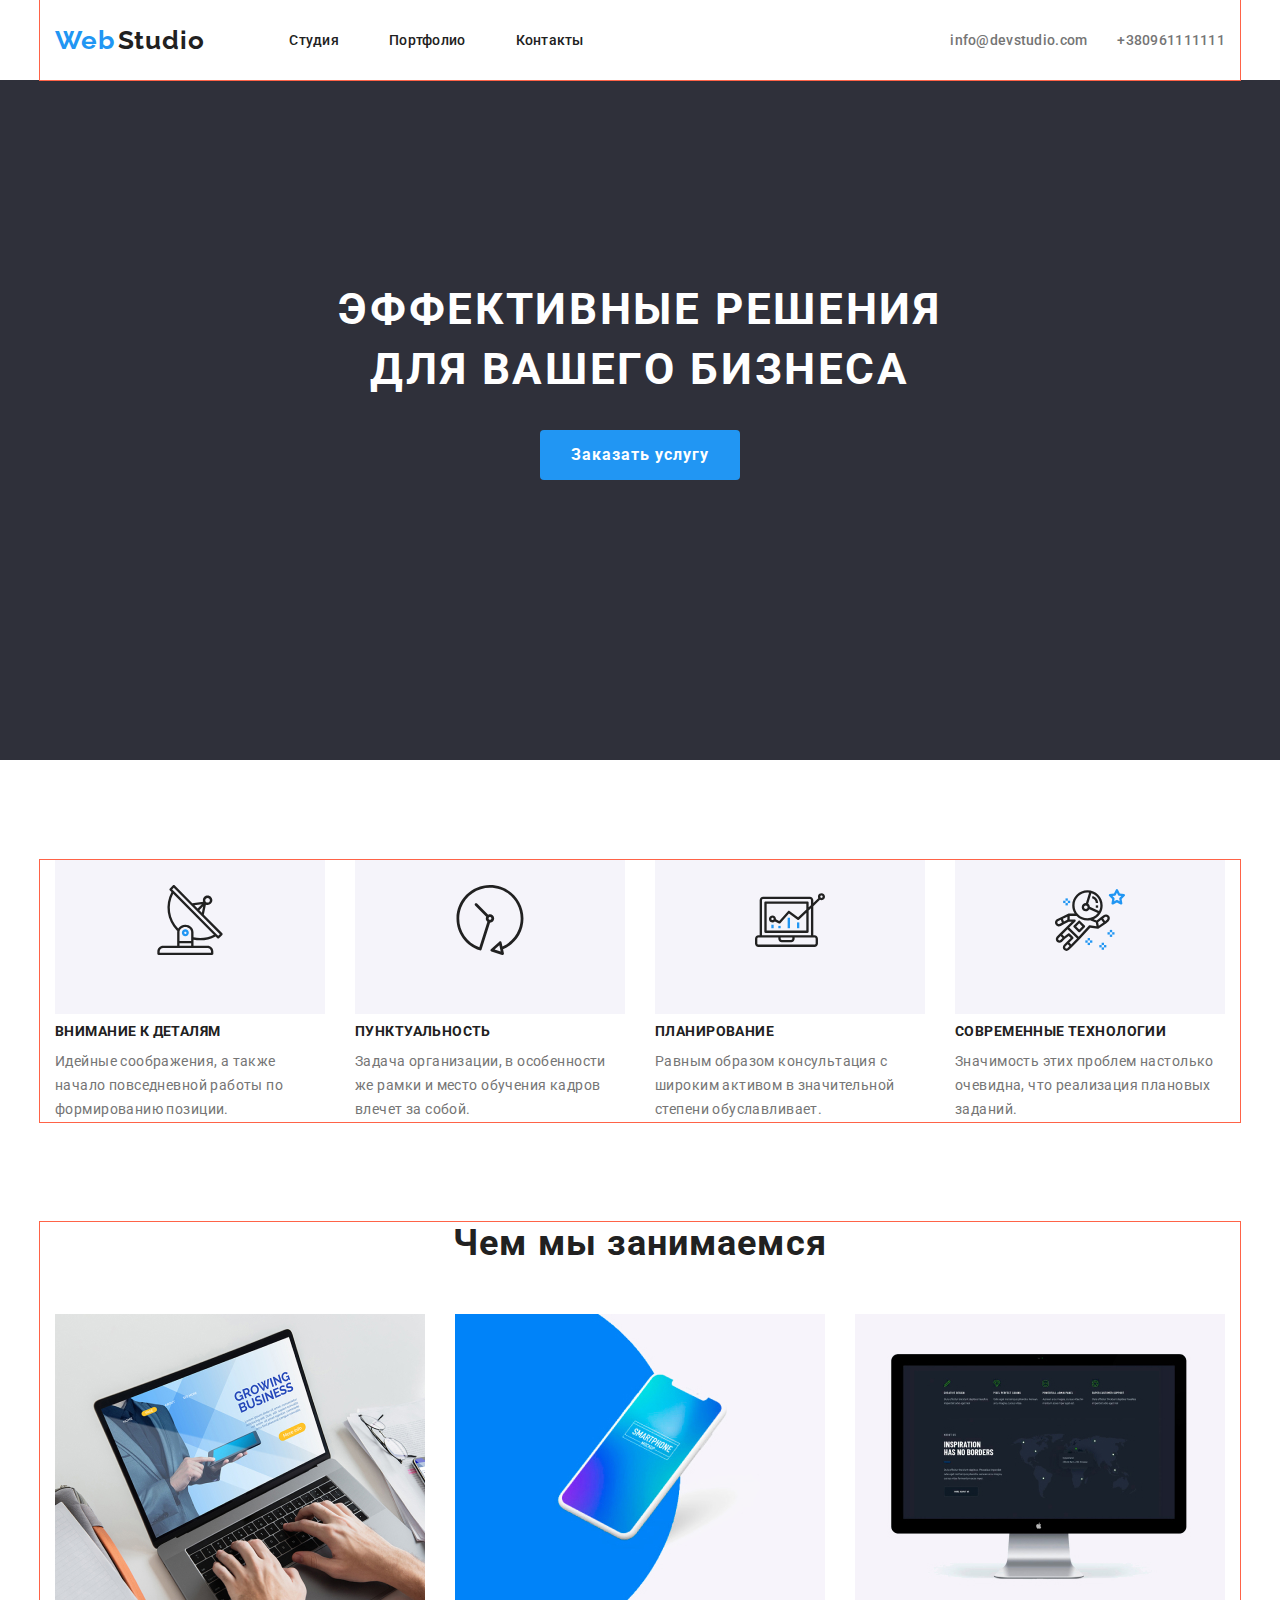
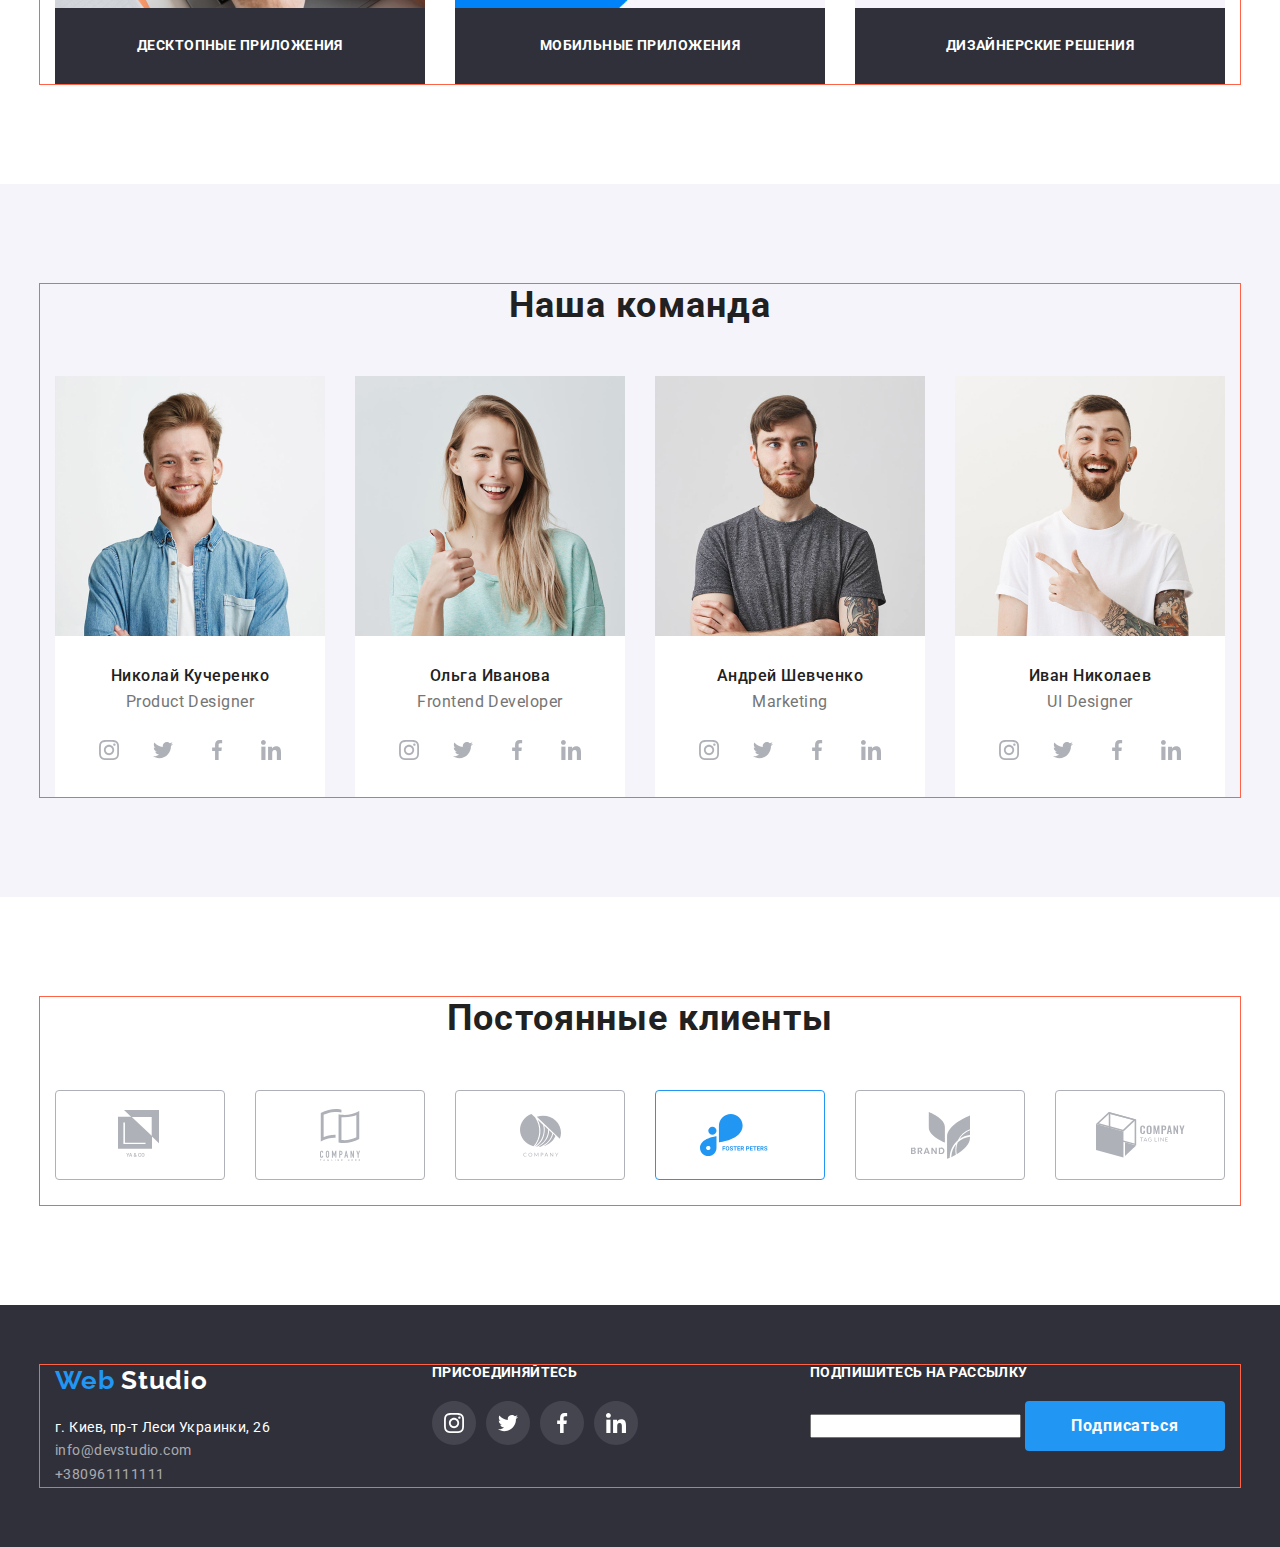
<file: index.html>
<!DOCTYPE html>
<html lang="ru">
  <head>
    <meta charset="UTF-8" />
    <meta name="viewport" content="width=device-width, initial-scale=1.0" />
    <title>Web Studio</title>
    <link rel="stylesheet" href="./css/normalize.css" />
    <link
      href="https://fonts.googleapis.com/css2?family=Raleway:wght@700&family=Roboto:wght@400;500;700;900&display=swap"
      rel="stylesheet"
    />

    <link rel="stylesheet" href="./css/styles.css" />
  </head>
  <body>
    <header class="page-header">
      <!--Main Navigation-->

      <div class="container top-nav">
        <nav class="navigation">
          <ul class="site-nav">
            <li class="menu-item-studio">
              <a href="./index.html" class="link">
                <span class="logo-web">Web</span>
                <span class="logo-studio">Studio</span>
              </a>
            </li>
            <li class="menu-item">
              <a href="./index.html" class="link">Студия</a>
            </li>
            <li class="menu-item">
              <a href="./portfolio.html" class="link">Портфолио</a>
            </li>
            <li class="menu-item"><a href="#" class="link">Контакты</a></li>
          </ul>
        </nav>

        <!--Contacts-->

        <address class="adress-top">
          <ul class="site-nav">
            <li class="menu-item-contacts">
              <a href="mailto:info@devstudio.com" class="contacts"
                >info@devstudio.com</a
              >
            </li>
            <li class="menu-item-contacts">
              <a href="tel:+380961111111" class="contacts">+380961111111</a>
            </li>
          </ul>
        </address>
      </div>
    </header>

    <!--Main Section-->

    <main>
      <section class="hero">
        <h1 class="hero-title">Эффективные решения<br />для вашего бизнеса</h1>
        <button type="button" class="button">Заказать услугу</button>
      </section>

      <!--Work principles-->

      <section class="section-principles">
        <div class="container">
          <h2 hidden>Work principles</h2>
          <ul class="principles">
            <li class="working">
              <div class="workingimg">
                <img src="./images/antenna.svg" alt="Внимание к деталям" />
              </div>
              <h3 class="principles-title">Внимание к деталям</h3>
              <p class="principles-description">
                Идейные соображения, а также начало повседневной работы по
                формированию позиции.
              </p>
            </li>
            <li class="working">
              <div class="workingimg">
                <img src="./images/clock.svg" alt="Пунктуальность" />
              </div>
              <h3 class="principles-title">Пунктуальность</h3>
              <p class="principles-description">
                Задача организации, в особенности же рамки и место обучения
                кадров влечет за собой.
              </p>
            </li>
            <li class="working">
              <div class="workingimg">
                <img src="./images/computer.svg" alt="Планирование" />
              </div>
              <h3 class="principles-title">Планирование</h3>
              <p class="principles-description">
                Равным образом консультация с широким активом в значительной
                степени обуславливает.
              </p>
            </li>
            <li class="working">
              <div class="workingimg">
                <img
                  src="./images/astronaut.svg"
                  alt="Современные технологии"
                />
              </div>
              <h3 class="principles-title">Современные технологии</h3>
              <p class="principles-description">
                Значимость этих проблем настолько очевидна, что реализация
                плановых заданий.
              </p>
            </li>
          </ul>
        </div>
      </section>

      <!--What do we do section-->

      <section class="wwd">
        <div class="container">
          <h2 class="section-title">Чем мы занимаемся</h2>
          <ul class="work-list">
            <li class="item">
              <img
                src="./images/laptop.jpg"
                alt="Десктопные приложения"
                width="370"
              />
              <h3 class="work-list-title">Десктопные приложения</h3>
            </li>
            <li class="item">
              <img
                src="./images/img.smartphone.jpg"
                alt="Мобильные приложения"
                width="370"
              />
              <h3 class="work-list-title">Мобильные приложения</h3>
            </li>
            <li class="item">
              <img
                src="./images/img.display.jpg"
                alt="Дизайнерские приложения"
                width="370"
              />
              <h3 class="work-list-title">Дизайнерские решения</h3>
            </li>
          </ul>
        </div>
      </section>

      <!--Our team section-->
      <section class="teamsection ourteam">
        <div class="container ourteam">
          <h2 class="section-team">Наша команда</h2>
          <ul class="team">
            <li class="staff">
              <img
                class="member"
                src="./images/img.n.k.1.jpg"
                alt="Николай Кучеренко"
                width="270"
              />
              <h3 class="team-member-name">Николай Кучеренко</h3>
              <p lang="en" class="profession">Product Designer</p>
              <ul class="social">
                <li class="sociall">
                  <a
                    href="https://www.instagram.com/"
                    target="_blank"
                    rel="noopener noreferrer"
                    aria-label="ссылка Инстаграм"
                    ><img src="./images/instagram.white.svg" alt="Инстаграм" />
                  </a>
                </li>
                <li class="sociall">
                  <a
                    href="https://twitter.com/"
                    target="_blank"
                    rel="noopener noreferrer"
                    aria-label="ссылка Твиттер"
                    ><img src="./images/twitter.white.svg" alt="Твиттер"
                  /></a>
                </li>
                <li class="sociall">
                  <a
                    href="https://facebook.com/"
                    target="_blank"
                    rel="noopener noreferrer"
                    aria-label="ссылка Фейсбук"
                    ><img src="./images/facebook.white.svg" alt="Фейсбук" />
                  </a>
                </li>
                <li class="sociall">
                  <a
                    href="https://www.linkedin.com/"
                    target="_blank"
                    rel="noopener noreferrer"
                    aria-label="ссылка Линкедин"
                    ><img src="./images/Linkedin.white.svg" alt="Линкедин"
                  /></a>
                </li>
              </ul>
            </li>

            <li class="staff">
              <img
                class="member"
                src="./images/img.o.i.2.jpg"
                alt="Ольга Иванова"
                width="270"
              />
              <h3 class="team-member-name">Ольга Иванова</h3>
              <p lang="en" class="profession">Frontend Developer</p>
              <ul class="social">
                <li class="sociall">
                  <a
                    href="https://www.instagram.com/"
                    target="_blank"
                    rel="noopener noreferrer"
                    aria-label="ссылка Инстаграм"
                    ><img src="./images/instagram.white.svg" alt="Инстаграм"
                  /></a>
                </li>
                <li class="sociall">
                  <a
                    href="https://twitter.com/"
                    target="_blank"
                    rel="noopener noreferrer"
                    aria-label="ссылка Твиттер"
                    ><img src="./images/twitter.white.svg" alt="Твиттер"
                  /></a>
                </li>
                <li class="sociall">
                  <a
                    href="https://facebook.com/"
                    target="_blank"
                    rel="noopener noreferrer"
                    aria-label="ссылка Фейсбук"
                    ><img src="./images/facebook.white.svg" alt="Фейсбук"
                  /></a>
                </li>
                <li class="sociall">
                  <a
                    href="https://www.linkedin.com/"
                    target="_blank"
                    rel="noopener noreferrer"
                    aria-label="ссылка Линкедин"
                    ><img src="./images/Linkedin.white.svg" alt="Линкедин"
                  /></a>
                </li>
              </ul>
            </li>

            <li class="staff">
              <img
                class="member"
                src="./images/img.a.sh.3.jpg"
                alt="Андрей Шевченко"
                width="270"
              />
              <h3 class="team-member-name">Андрей Шевченко</h3>
              <p lang="en" class="profession">Marketing</p>
              <ul class="social">
                <li class="sociall">
                  <a
                    href="https://www.instagram.com/"
                    target="_blank"
                    rel="noopener noreferrer"
                    aria-label="ссылка Инстаграм"
                    ><img src="./images/instagram.white.svg" alt="Инстаграм"
                  /></a>
                </li>
                <li class="sociall">
                  <a
                    href="https://twitter.com/"
                    target="_blank"
                    rel="noopener noreferrer"
                    aria-label="ссылка Твиттер"
                    ><img src="./images/twitter.white.svg" alt="Твиттер"
                  /></a>
                </li>
                <li class="sociall">
                  <a
                    href="https://facebook.com/"
                    target="_blank"
                    rel="noopener noreferrer"
                    aria-label="ссылка Фейсбук"
                    ><img src="./images/facebook.white.svg" alt="Фейсбук"
                  /></a>
                </li>
                <li class="sociall">
                  <a
                    href="https://www.linkedin.com/"
                    target="_blank"
                    rel="noopener noreferrer"
                    aria-label="ссылка Линкедин"
                    ><img src="./images/Linkedin.white.svg" alt="Линкедин"
                  /></a>
                </li>
              </ul>
            </li>

            <li class="staff">
              <img
                class="member"
                src="./images/img.i.n.4.jpg"
                alt="Иван Николаев"
                width="270"
              />
              <h3 class="team-member-name">Иван Николаев</h3>
              <p lang="en" class="profession">UI Designer</p>
              <ul class="social">
                <li class="sociall">
                  <a
                    href="https://www.instagram.com/"
                    target="_blank"
                    rel="noopener noreferrer"
                    aria-label="ссылка Инстаграм"
                    ><img src="./images/instagram.white.svg" alt="Инстаграм"
                  /></a>
                </li>
                <li class="sociall">
                  <a
                    href="https://twitter.com/"
                    target="_blank"
                    rel="noopener noreferrer"
                    aria-label="ссылка Твиттер"
                    ><img src="./images/twitter.white.svg" alt="Твиттер"
                  /></a>
                </li>
                <li class="sociall">
                  <a
                    href="https://facebook.com/"
                    target="_blank"
                    rel="noopener noreferrer"
                    aria-label="ссылка Фейсбук"
                    ><img src="./images/facebook.white.svg" alt="Фейсбук"
                  /></a>
                </li>
                <li class="sociall">
                  <a
                    href="https://www.linkedin.com/"
                    target="_blank"
                    rel="noopener noreferrer"
                    aria-label="ссылка Линкедин"
                    ><img src="./images/Linkedin.white.svg" alt="Линкедин"
                  /></a>
                </li>
              </ul>
            </li>
          </ul>
        </div>
      </section>

      <section class="teamsection">
        <div class="container">
          <h2 class="section-team">Постоянные клиенты</h2>
          <ul class="team">
            <li class="staff">
              <a
                href="#"
                target="_blank"
                rel="noopener noreferrer"
                aria-label="ссылка на сайт компании"
                ><img
                  src="./images/ya&go.svg"
                  alt="ссылка на сайт компании"
                  width="170"
                />
              </a>
            </li>
            <li class="staff">
              <a
                href="#"
                target="_blank"
                rel="noopener noreferrer"
                aria-label="ссылка на сайт компании"
                ><img
                  src="./images/company.svg"
                  alt="ссылка на сайт компании"
                  width="170"
              /></a>
            </li>
            <li class="staff">
              <a
                href="#"
                target="_blank"
                rel="noopener noreferrer"
                aria-label="ссылка на сайт компании"
                ><img
                  src="./images/company.next.svg"
                  alt="ссылка на сайт компании"
                  width="170"
                />
              </a>
            </li>
            <li class="staff">
              <a
                href="#"
                target="_blank"
                rel="noopener noreferrer"
                aria-label="ссылка на сайт компании"
                ><img
                  src="./images/foster.peters.svg"
                  alt="ссылка на сайт компании"
                  width="170"
              /></a>
            </li>
            <li class="staff">
              <a
                href="#"
                target="_blank"
                rel="noopener noreferrer"
                aria-label="ссылка на сайт компании"
                ><img
                  src="./images/brand.svg"
                  alt="ссылка на сайт компании"
                  width="170"
              /></a>
            </li>
            <li class="staff">
              <a
                href="#"
                target="_blank"
                rel="noopener noreferrer"
                aria-label="ссылка на сайт компании"
                ><img
                  src="./images/company.tag.line.svg"
                  alt="ссылка на сайт компании"
                  width="170"
              /></a>
            </li>
          </ul>
        </div>
      </section>
    </main>

    <!--Footer-->
    <footer class="footer">
      <div class="container footer-flexbox">
        <!--adress section-->

        <div class="basement">
          <a href="#" class="footer-logo">
            <span class="blue">Web</span>
            Studio
          </a>
          <span class="footer-adress">г. Киев, пр-т Леси Украинки, 26 </span
          ><br />
          <span class="email">info@devstudio.com </span><br />
          <span class="phone">+380961111111 </span><br />
        </div>

        <!-- Social -->
        <div class="footer-form">
          <div class="slogan footer-flexbox">Присоединяйтесь</div>
          <ul class="footer-list">
            <li class="staf">
              <a
                href="https://www.instagram.com/"
                target="_blank"
                rel="noopener noreferrer"
                aria-label="ссылка Инстаграм"
                ><img src="./images/instagram.svg" alt="Линк на Инстаграм"
              /></a>
            </li>
            <li class="staf">
              <a
                href="https://twitter.com/"
                target="_blank"
                rel="noopener noreferrer"
                aria-label="ссылка Твиттер"
                ><img src="./images/twitter.black.svg" alt="Линк на Твиттер"
              /></a>
            </li>
            <li class="staf">
              <a
                href="https://facebook.com/"
                target="_blank"
                rel="noopener noreferrer"
                aria-label="ссылка Фейсбук"
                ><img src="./images/facebook.black.svg" alt="Линк на Фейсбук"
              /></a>
            </li>
            <li class="staf">
              <a
                href="https://www.linkedin.com/"
                target="_blank"
                rel="noopener noreferrer"
                aria-label="ссылка Линкедин"
                ><img src="./images/linkedin.black.svg" alt="Линк на Линкедин"
              /></a>
            </li>
          </ul>
        </div>
        <div>
          <div class="slogan footer-flexbox">
            Подпишитесь на рассылку
          </div>
          <input type="text" />
          <button type="button" class="button">Подписаться</button>
        </div>
      </div>
    </footer>
  </body>
</html>
</file>
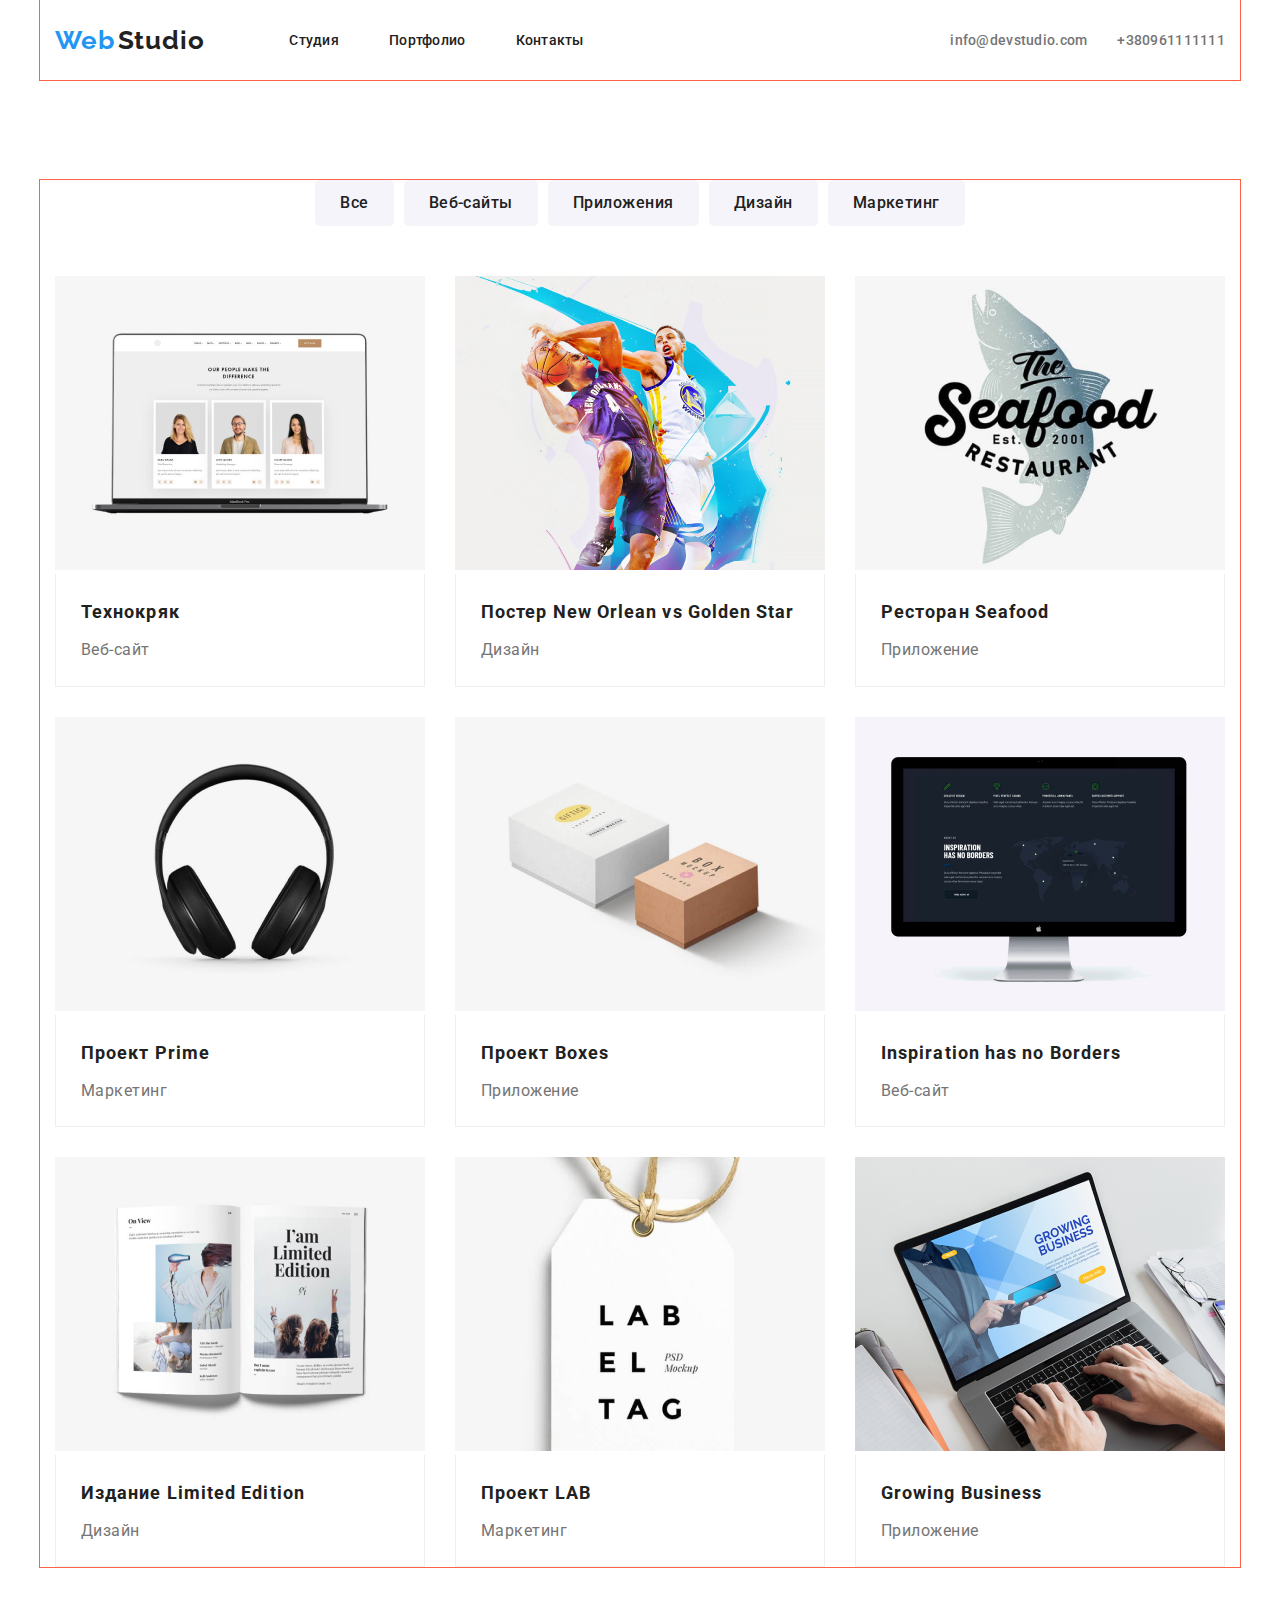
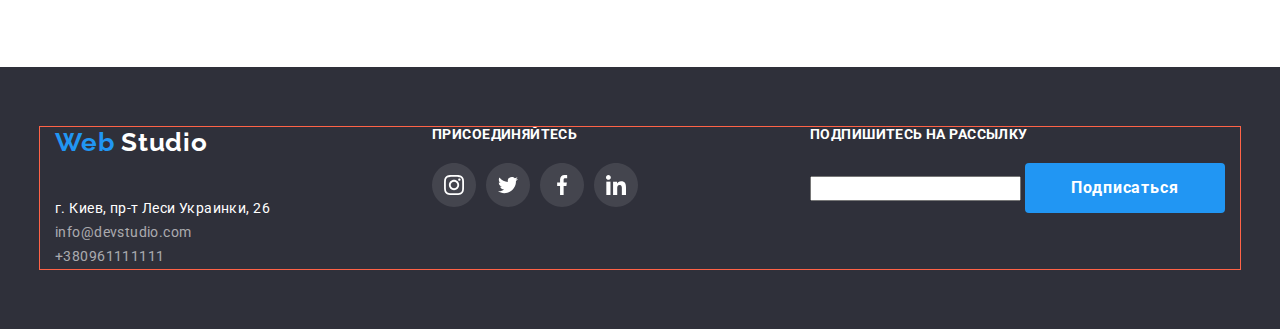
<file: portfolio.html>
<!DOCTYPE html>
<html lang="ru">
  <head>
    <meta charset="UTF-8" />
    <meta name="viewport" content="width=device-width, initial-scale=1.0" />
    <title>Портфолио</title>
    <link
      href="https://fonts.googleapis.com/css2?family=Raleway:wght@400;700&family=Roboto:wght@400;500;700;900&display=swap"
      rel="stylesheet"
    />
    <link rel="stylesheet" href="./css/normalize.css" />
    <link rel="stylesheet" href="./css/styles.css" />
  </head>

  <body>
    <header class="page-header">
      <!--Main Navigation-->

      <div class="container top-nav">
        <nav class="navigation">
          <ul class="site-nav">
            <li class="menu-item-studio">
              <a href="./index.html" class="link">
                <span class="logo-web">Web</span>
                <span class="logo-studio">Studio</span>
              </a>
            </li>
            <li class="menu-item">
              <a href="./index.html" class="link">Студия</a>
            </li>
            <li class="menu-item">
              <a href="./portfolio.html" class="link">Портфолио</a>
            </li>
            <li class="menu-item"><a href="#" class="link">Контакты</a></li>
          </ul>
        </nav>

        <!--Contacts-->

        <address class="adress-top">
          <ul class="site-nav">
            <li class="menu-item-contacts">
              <a href="mailto:info@devstudio.com" class="contacts"
                >info@devstudio.com</a
              >
            </li>
            <li class="menu-item-contacts">
              <a href="tel:+380961111111" class="contacts">+380961111111</a>
            </li>
          </ul>
        </address>
      </div>
    </header>

    <!--Section-->
    <main>
      <section class="section-portfolio">
        <div class="container">
          <h1 hidden>Наше портфолио проектов</h1>
          <ul class="portfolio-nav">
            <li class="item">
              <button type="button" class="button-portfolio">Все</button>
            </li>
            <li class="item">
              <button type="button" class="button-portfolio">Веб-сайты</button>
            </li>
            <li class="item">
              <button type="button" class="button-portfolio">Приложения</button>
            </li>
            <li class="item">
              <button type="button" class="button-portfolio">Дизайн</button>
            </li>
            <li class="item">
              <button type="button" class="button-portfolio">Маркетинг</button>
            </li>
          </ul>

          <!--cards-->
          <ul class="portfolio">
            <li class="item">
              <a href="">
                <img
                  src="./images/img.tehno.1.jpg"
                  alt="Технокряк веб сайт"
                  width="370"
                />
                <div class="border">
                  <h2 class="portfolio-title">Технокряк</h2>
                  <p class="portfolio-group">Веб-сайт</p>
                </div>
                <p class="portfolio-description">
                  Технокряк это современная площадка распространения
                  коронавируса. Компании используют эту платформу для цифрового
                  шпионажа и атак на защищённые сервера конкурентов.
                </p>
              </a>
            </li>
            <li class="item">
              <a href="#">
                <img src="./images/img.tehno.2.jpg" alt="Постер" width="370" />
                <div class="border">
                  <h2 class="portfolio-title">
                    Постер New Orlean vs Golden Star
                  </h2>
                  <p class="portfolio-group">Дизайн</p>
                </div>
              </a>
            </li>
            <li class="item">
              <a href="">
                <img
                  src="./images/img.tehno.3.jpg"
                  alt="Приложение для ресторана"
                  width="370"
                />
                <div class="border">
                  <h2 class="portfolio-title">Ресторан Seafood</h2>
                  <p class="portfolio-group">Приложение</p>
                </div>
              </a>
            </li>
            <li class="item">
              <a href="">
                <img
                  src="./images/img.tehno.4.jpg"
                  alt="Маркетинговый проект"
                  width="370"
                />
                <div class="border">
                  <h2 class="portfolio-title">Проект Prime</h2>
                  <p class="portfolio-group">Маркетинг</p>
                </div>
              </a>
            </li>
            <li class="item">
              <a href="">
                <img
                  src="./images/img.tehno.5.jpg"
                  alt="Приложение Коробка"
                  width="370"
                />
                <div class="border">
                  <h2 class="portfolio-title">Проект Boxes</h2>
                  <p class="portfolio-group">Приложение</p>
                </div>
              </a>
            </li>
            <li class="item">
              <a href="">
                <img
                  src="./images/img.tehno.6.jpg"
                  alt="Веб сайт про вдохновение"
                  width="370"
                />
                <div class="border">
                  <h2 class="portfolio-title">Inspiration has no Borders</h2>
                  <p class="portfolio-group">Веб-сайт</p>
                </div>
              </a>
            </li>
            <li class="item">
              <a href="">
                <img src="./images/img.tehno.7.jpg" alt="Дизайн" width="370" />
                <div class="border">
                  <h2 class="portfolio-title">Издание Limited Edition</h2>
                  <p class="portfolio-group">Дизайн</p>
                </div>
              </a>
            </li>
            <li class="item">
              <a href="">
                <img
                  src="./images/img.tehno.8.jpg"
                  alt="Маркетинг проекта Лаб"
                  width="370"
                />
                <div class="border">
                  <h2 class="portfolio-title">Проект LAB</h2>
                  <p class="portfolio-group">Маркетинг</p>
                </div>
              </a>
            </li>
            <li class="item">
              <a href="">
                <img
                  src="./images/laptop.jpg"
                  alt="Приложение про бизнес"
                  width="370"
                />
                <div class="border">
                  <h2 class="portfolio-title">Growing Business</h2>
                  <p class="portfolio-group">Приложение</p>
                </div>
              </a>
            </li>
          </ul>
        </div>
      </section>
    </main>

    <!--Footer-->
    <footer class="footer">
      <div class="container footer-flexbox">
        <!--adress section-->

        <div class="fadress">
          <a href="" class="footer-logo">
            <span class="blue">Web</span>
            Studio
          </a>
          <br />
          <span class="footer-adress">г. Киев, пр-т Леси Украинки, 26 </span
          ><br />
          <span class="email">info@devstudio.com </span><br />
          <span class="phone">+380961111111 </span><br />
        </div>

        <!-- Social -->
        <div class="footer-form">
          <div class="slogan footer-flexbox">Присоединяйтесь</div>
          <ul class="footer-list">
            <li class="staf">
              <a
                href="https://www.instagram.com/"
                target="_blank"
                rel="noopener noreferrer"
                aria-label="ссылка Инстаграм"
                ><img src="./images/instagram.svg" alt="Линк на Инстаграм"
              /></a>
            </li>
            <li class="staf">
              <a
                href="https://twitter.com/"
                target="_blank"
                rel="noopener noreferrer"
                aria-label="ссылка Твиттер"
                ><img src="./images/twitter.black.svg" alt="Линк на Твиттер"
              /></a>
            </li>
            <li class="staf">
              <a
                href="https://facebook.com/"
                target="_blank"
                rel="noopener noreferrer"
                aria-label="ссылка Фейсбук"
                ><img src="./images/facebook.black.svg" alt="Линк на Фейсбук"
              /></a>
            </li>
            <li class="staf">
              <a
                href="https://www.linkedin.com/"
                target="_blank"
                rel="noopener noreferrer"
                aria-label="ссылка Линкедин"
                ><img src="./images/linkedin.black.svg" alt="Линк на Линкедин"
              /></a>
            </li>
          </ul>
        </div>
        <div>
          <div class="slogan footer-flexbox">
            Подпишитесь на рассылку
          </div>
          <input type="text" />
          <button type="button" class="button">Подписаться</button>
        </div>
      </div>
    </footer>
  </body>
</html>
</file>
<file: css/styles.css>
html {
  box-sizing: border-box;
}

*,
*::before,
*::after {
  box-sizing: inherit;
}

:root {
  --primary-text-color: #757575;
  --title-text-color: #212121;
  --acent-text-color: #2196f3;
  --contacts-text-color: rgba(255, 255, 255, 0.6);
  --footer-background-color: #2f303a;
  --white-text-color: #ffffff;
  --grey-back-color: #f5f4fa;
}

ul {
  list-style-type: none;
  padding: 0px;
  margin: 0px;
}

a {
  text-decoration: none;
}

body {
  background-color: #ffffff;
  color: var(--primary-text-color);
  font-family: Roboto, sans-serif;
}

.page-header {
  box-sizing: inherit;
  height: 80px;
  display: flex;
}

.top-nav {
  display: flex;
  justify-content: flex-end;
  align-items: center;
}

/* Container and Section */
.container {
  width: 1200px;
  padding-left: 15px;
  padding-right: 15px;
  margin-right: auto;
  margin-left: auto;
  outline: 1px solid tomato;
}

/* Hero*/
.hero {
  padding-top: 200px;
  padding-bottom: 280px;
  text-align: center;
  background-color: #2f303a;
}

.hero-title {
  margin-top: 0px;
  margin-bottom: 30px;

  color: #ffffff;
  font-weight: 700px;
  font-size: 44px;
  line-height: 1.36;
  letter-spacing: 0.06em;
  text-transform: uppercase;
}

/* Button */
.button {
  border-radius: 4px;
  padding: 10px 30px;
  min-width: 200px;
  height: 50px;
  border: 0px;
  background-color: var(--acent-text-color);
  color: var(--white-text-color);
  font-family: inherit;
  font-weight: 700;
  font-size: 16px;
  line-height: 1.88;
  letter-spacing: 0.06em;
  text-align: center;
  margin: 0px;
}

/* Main Navigation*/
.logo-web {
  color: var(--acent-text-color);
  font-family: Raleway, sans-serif;
  font-weight: 700;
  font-size: 26px;
  line-height: 1.19;
  letter-spacing: 0.03em;
}

.logo-studio {
  color: var(--title-text-color);
  font-family: Raleway, sans-serif;
  font-weight: 700;
  font-size: 26px;
  line-height: 1.19;
  letter-spacing: 0.03em;
}

.site-nav .link {
  color: var(--title-text-color);
  font-weight: 500;
  font-size: 14px;
  line-height: 1.14;
  letter-spacing: 0.02em;
}

.site-nav {
  display: flex;
  margin: none;
  align-items: center;
  padding-top: 35px;
  padding-bottom: 35px;
}

/* Menu item */
.menu-item-studio {
  margin-right: 85px;
}
.menu-item:not(:last-child) {
  margin-right: 50px;
}
.adress-top {
  font-style: normal;
  margin-left: auto;
}
.menu-item-contacts:not(:last-child) {
  margin-right: 30px;
  align-items: center;
}

/* Navigation */
.navigation {
  display: flex;
  align-items: center;
  margin-right: auto;
}
.contacts {
  color: var(--primary-text-color);
  font-weight: 500;
  font-size: 14px;
  line-height: 1.14;
  letter-spacing: 0.02em;
}
.link:hover,
.link:focus,
.contacts:hover,
.contacts:focus,
.button:active,
.button-portfolio:active {
  color: var(--acent-text-color);
}

/* Work principles*/

.principles-title {
  padding-top: 10px;
  padding-bottom: 10px;
  margin: 0px;

  color: var(--title-text-color);
  font-weight: 700;
  font-size: 14px;
  line-height: 1.14;
  letter-spacing: 0.03em;
  text-transform: uppercase;
}
.principles-description {
  margin: 0px;

  font-weight: 400;
  font-size: 14px;
  line-height: 1.71;
  letter-spacing: 0.03em;
}
.section-principles {
  padding-bottom: 100px;
  padding-top: 100px;
}
.principles {
  display: flex;
  flex-wrap: wrap;
}
.principles:not(:last-child) {
  margin-right: 0px;
  margin-right: 30px;
  align-items: center;
  display: flex;
  padding-top: 30px;
  padding-bottom: 30px;
}
.working:last-child {
  margin-right: 0px;
}
.workingimg {
  padding-top: 25px;
  padding-bottom: 55px;
  text-align: center;
  background-color: #f5f4fa;
}
.working {
  margin-right: 30px;
  width: 270px;
}

/* What do we do section*/

.section-title {
  margin-top: 0px;
  margin-bottom: 50px;

  color: var(--title-text-color);
  font-weight: 700;
  font-size: 36px;
  line-height: 1.17;
  letter-spacing: 0.03em;
  text-align: center;
}
.work-list {
  display: flex;
  flex-wrap: wrap;
  font-size: 0px;
}
.work-list .item {
  width: 370px;
  margin-right: 30px;
  background-color: #2f303a;
}
.work-list .item:last-child {
  margin-right: 0px;
}
.work-list-title {
  color: var(--white-text-color);

  font-weight: 700;
  font-size: 14px;
  line-height: 1.14;
  text-align: center;
  letter-spacing: 0.03em;
  text-transform: uppercase;
  padding: 30px 0px 0px 0px;
  margin: 0px 0px 30px 0px;
}

.wwd {
  padding-bottom: 100px;
}

/* Our team section*/
.ourteam {
  background-color: var(--grey-back-color);
}
.teamsection {
  padding-top: 100px;
  padding-bottom: 100px;
}
.section-team {
  margin-bottom: 50px;
  margin-top: 0px;
  color: var(--title-text-color);
  font-weight: 700;
  font-size: 36px;
  line-height: 1.17;
  letter-spacing: 0.03em;
  text-align: center;
}
.staff .member {
  display: block;
  margin-bottom: 30px;
}
.team {
  display: flex;
  justify-content: center;
  font-size: 0px;
}
.team .staff {
  margin-right: 30px;
  padding-bottom: 25px;
  background-color: var(--white-text-color);
}
.team .staff:last-child {
  margin-right: 0px;
}
.team-member-name {
  margin-top: 0px;
  margin-bottom: 10px;

  color: var(--title-text-color);
  font-weight: 500;
  font-size: 16px;
  line-height: 1.19;
  text-align: center;
  letter-spacing: 0.03em;
}
.social {
  display: flex;
  justify-content: center;
}
.social .sociall {
  margin-right: 10px;
}
.sociall:last-child {
  margin-right: 0px;
}

.profession {
  margin-top: 0px;
  margin-bottom: 20px;

  font-weight: 400;
  font-size: 16px;
  line-height: 0.84;
  text-align: center;
  letter-spacing: 0.03em;
}

/* Adress section Foter */

.footer-flexbox {
  display: flex;
  justify-content: space-between;
  align-items: start;
}

.footer-list {
  display: flex;
  justify-content: space-around;
}

.footer {
  background: var(--footer-background-color);
  padding-top: 60px;
  padding-bottom: 60px;
  /* box-sizing: inherit; */

  /* display: flex; */
}

.footer-logo {
  display: block;
  color: var(--white-text-color);
  font-family: Raleway, sans-serif;
  font-weight: 700;
  font-size: 26px;
  line-height: 1.19;
  letter-spacing: 0.03em;
  padding-bottom: 20px;
}

.footer-logo .blue {
  color: var(--acent-text-color);
}

.footer-adress {
  margin-bottom: 10px;

  color: var(--white-text-color);
  font-weight: 400;
  font-size: 14px;
  line-height: 1.71;
  letter-spacing: 0.03em;
}

.phone,
.email {
  color: var(--contacts-text-color);
  font-weight: 400;
  font-size: 14px;
  line-height: 1.71;
  letter-spacing: 0.03em;
}

.footer-form .slogan,
.footer-flexbox .slogan {
  margin-bottom: 20px;
  color: var(--white-text-color);
  font-weight: 700;
  font-size: 14px;
  line-height: 1.14;
  letter-spacing: 0.03em;
  text-transform: uppercase;
}

.footer-button {
  border-radius: 4px;
  padding: 10px 28px;
  min-width: 200px;
  border: 0px;

  background-color: var(--acent-text-color);
  color: var(--white-text-color);
  font-family: inherit;
  font-weight: 700;
  font-size: 16px;
  line-height: 1.88;
  text-align: center;
  letter-spacing: 0.06em;
}
.staf {
  margin-right: 10px;
  display: flex;
  justify-content: center;
}
.foot .staf:last-child {
  margin-right: 0px;
}

/*PORTFOLIO PAGE CSS*/

.section-portfolio {
  padding-top: 100px;
  padding-bottom: 100px;
}
.portfolio-nav {
  display: flex;
  justify-content: center;
  margin-bottom: 50px;
}
.item {
  margin-right: 10px;
}
.portfolio-nav .item:last-child {
  margin-right: 0px;
}

.button-portfolio {
  border-radius: 5px;
  padding: 10px 25px;
  border: 0px;
  /* margin-bottom: 50px; */

  background-color: var(--grey-back-color);
  color: var(--title-text-color);
  font-family: inherit;
  font-weight: 500;
  font-size: 16px;
  line-height: 1.63;
  text-align: center;
  letter-spacing: 0.03em;
}

.button-portfolio:focus,
.button-portfolio:hover {
  background-color: var(--acent-text-color);
  color: var(--white-text-color);
}
.portfolio {
  display: flex;
  flex-wrap: wrap;
}

.portfolio .item {
  width: 370px;
  margin-right: 30px;
  margin-bottom: 30px;
}

.portfolio .item:nth-child(3n) {
  margin-right: 0px;
}

.portfolio .item:nth-last-child(-n + 3) {
  margin-bottom: 0px;
}
.border {
  border-left: 1px solid #eeeeee;
  border-bottom: 1px solid #eeeeee;
  border-right: 1px solid #eeeeee;
  padding-left: 25px;
  padding-right: 25px;
  padding-top: 20px;
  padding-bottom: 20px;
}

.portfolio-title {
  margin-bottom: 5px;
  margin-top: 0px;

  color: var(--title-text-color);
  font-weight: 700;
  font-size: 18px;
  line-height: 2;
  letter-spacing: 0.06em;
}

.portfolio-group {
  margin: 0px;

  color: var(--primary-text-color);
  font-weight: 400;
  font-size: 16px;
  line-height: 1.88;
  letter-spacing: 0.03em;
}

.portfolio-description {
  margin-top: 0px;
  margin-bottom: 0px;
  display: none;
  color: var(--white-text-color);
  background-color: #2196f3;
  font-weight: 400;
  font-size: 18px;
  line-height: 1.56;
  letter-spacing: 0.03em;
}

.scg {
  color: brown;
  color: aqua;
}
</file>
